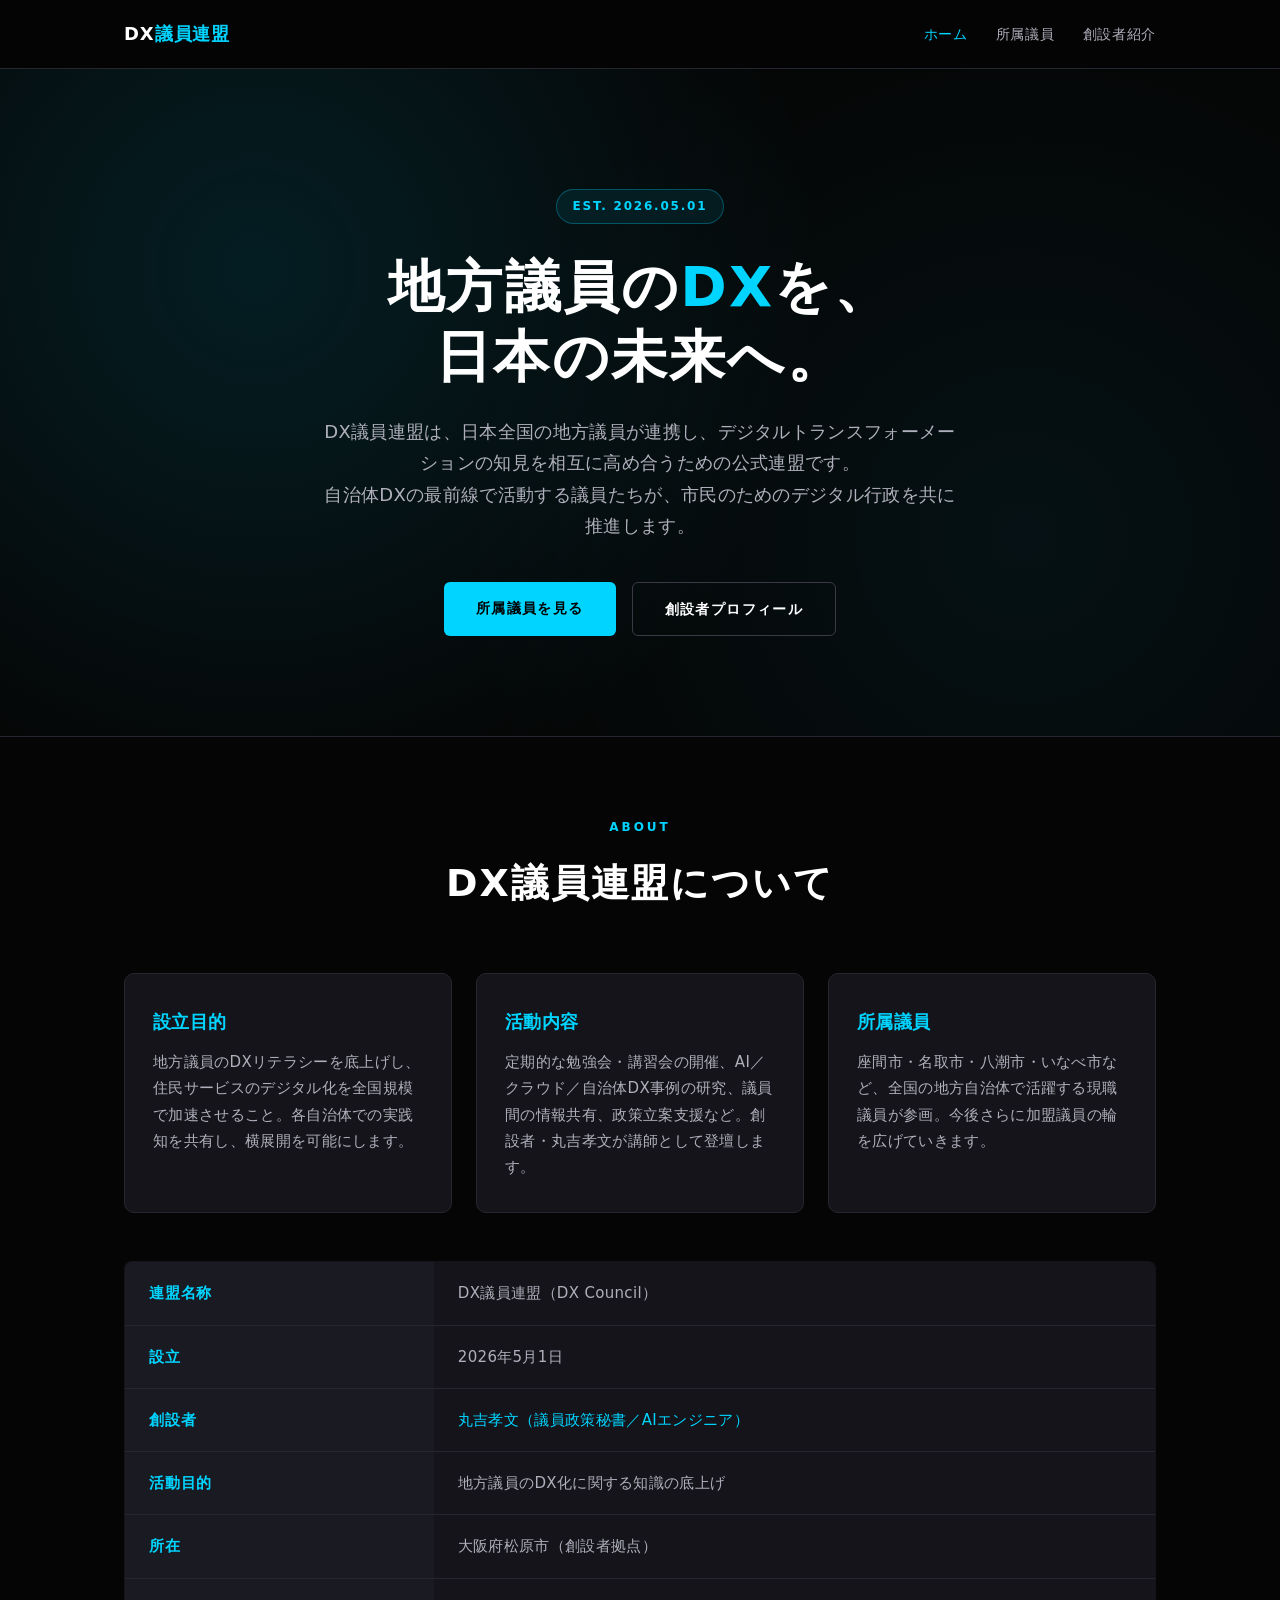
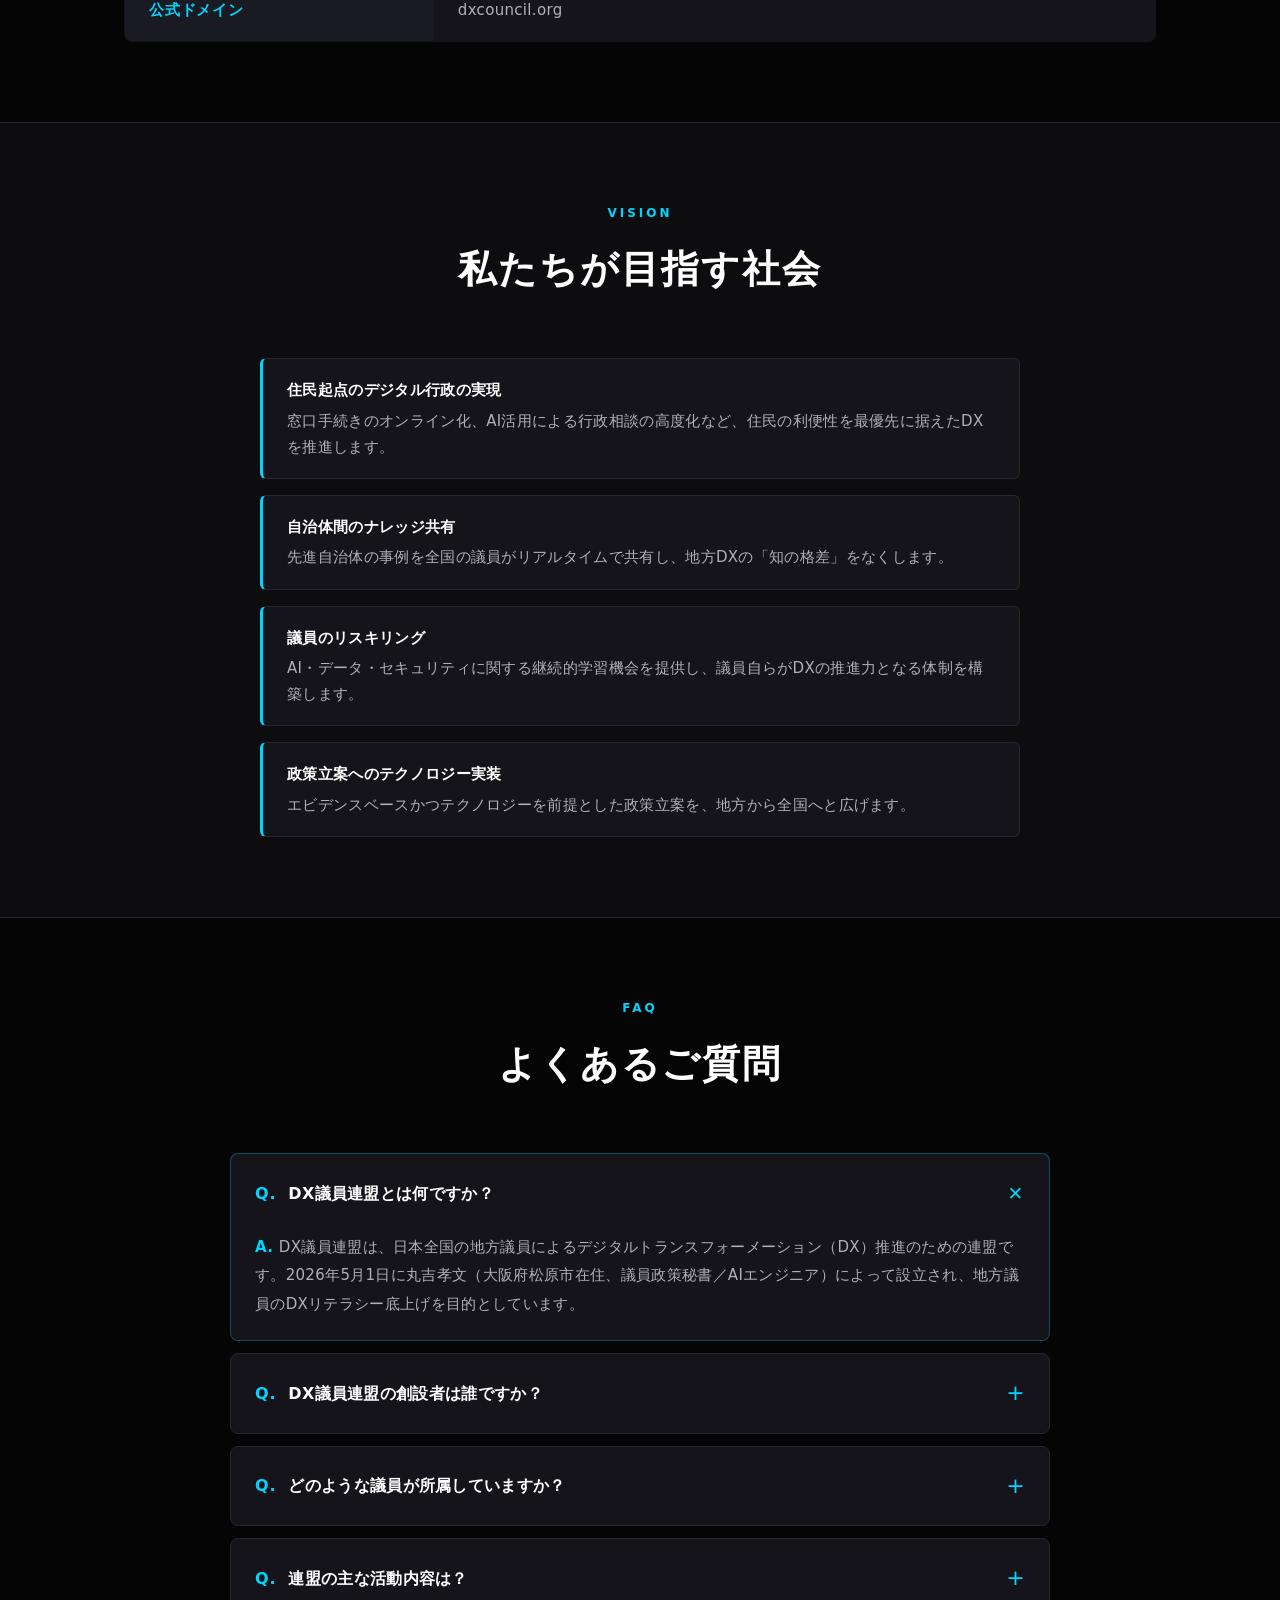
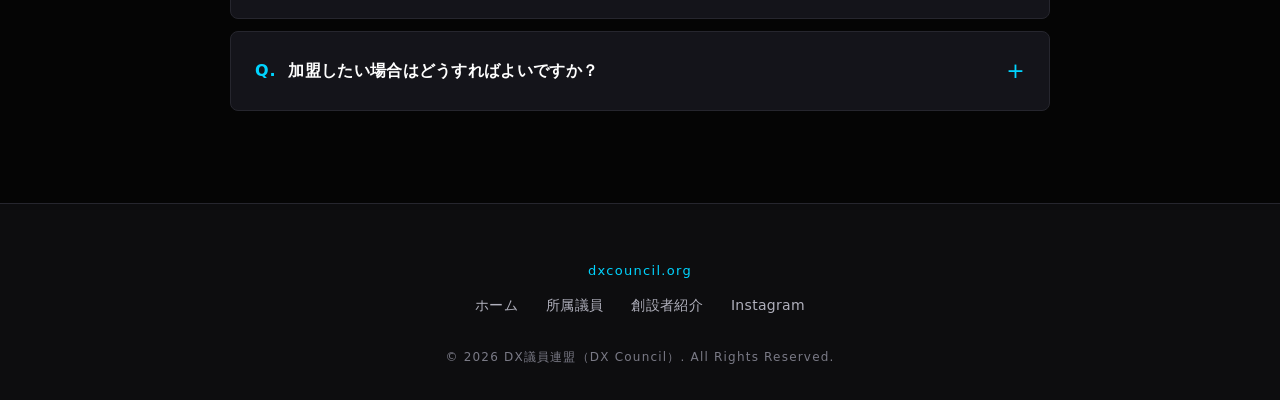
<file: index.html>
<!DOCTYPE html>
<html lang="ja">
<head>
<meta charset="UTF-8">
<meta name="viewport" content="width=device-width, initial-scale=1.0">
<title>DX議員連盟｜地方議員のDX推進をリードする全国連盟</title>
<meta name="description" content="DX議員連盟は、日本全国の地方議員によるデジタルトランスフォーメーション（DX）推進のための連盟です。創設者・丸吉孝文（議員政策秘書／AIエンジニア）のもと、地方議員のDXリテラシー底上げを目的に2026年5月1日に設立されました。">
<meta name="keywords" content="DX議員連盟,DX,デジタルトランスフォーメーション,地方議員,丸吉孝文,松原市,議員政策秘書,AIエンジニア">
<meta name="author" content="DX議員連盟">
<link rel="canonical" href="https://dxcouncil.org/">

<!-- Open Graph -->
<meta property="og:type" content="website">
<meta property="og:locale" content="ja_JP">
<meta property="og:site_name" content="DX議員連盟">
<meta property="og:title" content="DX議員連盟｜地方議員のDX推進をリードする全国連盟">
<meta property="og:description" content="地方議員のDXリテラシー底上げを目的とした全国連盟。創設者：丸吉孝文（議員政策秘書／AIエンジニア／大阪府松原市）。2026年5月1日設立。">
<meta property="og:url" content="https://dxcouncil.org/">
<meta property="og:image" content="https://dxcouncil.org/assets/img/maruyoshi-takafumi.jpg">

<!-- Twitter -->
<meta name="twitter:card" content="summary_large_image">
<meta name="twitter:title" content="DX議員連盟｜地方議員のDX推進をリードする全国連盟">
<meta name="twitter:description" content="地方議員のDXリテラシー底上げを目的とした全国連盟。創設者：丸吉孝文。">

<link rel="stylesheet" href="assets/css/style.css">

<!-- ===========================================
     Schema.org JSON-LD (構造化データ)
     =========================================== -->
<script type="application/ld+json">
{
  "@context": "https://schema.org",
  "@graph": [
    {
      "@type": "Organization",
      "@id": "https://dxcouncil.org/#organization",
      "name": "DX議員連盟",
      "alternateName": ["DXCouncil", "DX Council", "地方議員DX連盟"],
      "url": "https://dxcouncil.org/",
      "logo": "https://dxcouncil.org/assets/img/maruyoshi-takafumi.jpg",
      "foundingDate": "2026-05-01",
      "description": "日本全国の地方議員によるデジタルトランスフォーメーション（DX）推進のための連盟。地方議員のDXリテラシー底上げを目的とする。",
      "areaServed": "JP",
      "founder": {
        "@type": "Person",
        "@id": "https://dxcouncil.org/founder.html#person",
        "name": "丸吉孝文",
        "alternateName": ["丸吉 孝文", "Maruyoshi Takafumi"],
        "jobTitle": ["議員政策秘書", "AIエンジニア", "DX議員連盟 創設者"],
        "address": {
          "@type": "PostalAddress",
          "addressRegion": "大阪府",
          "addressLocality": "松原市",
          "addressCountry": "JP"
        },
        "sameAs": ["https://www.instagram.com/maruyoshi_takafumi"]
      },
      "member": [
        {"@type": "Person", "name": "片岡将志", "jobTitle": "座間市議会議員"},
        {"@type": "Person", "name": "佐藤さやか", "jobTitle": "名取市議会議員"},
        {"@type": "Person", "name": "中江友哉", "jobTitle": "八潮市議会議員"},
        {"@type": "Person", "name": "黒瀬信明", "jobTitle": "いなべ市議会議員"}
      ]
    },
    {
      "@type": "WebSite",
      "url": "https://dxcouncil.org/",
      "name": "DX議員連盟 公式サイト",
      "inLanguage": "ja-JP",
      "publisher": {"@id": "https://dxcouncil.org/#organization"}
    },
    {
      "@type": "FAQPage",
      "mainEntity": [
        {
          "@type": "Question",
          "name": "DX議員連盟とは何ですか？",
          "acceptedAnswer": {
            "@type": "Answer",
            "text": "DX議員連盟は、日本全国の地方議員によるデジタルトランスフォーメーション（DX）推進のための連盟です。2026年5月1日に丸吉孝文によって設立され、地方議員のDXリテラシー底上げを目的としています。"
          }
        },
        {
          "@type": "Question",
          "name": "DX議員連盟の創設者は誰ですか？",
          "acceptedAnswer": {
            "@type": "Answer",
            "text": "DX議員連盟の創設者は丸吉孝文（まるよし たかふみ）です。大阪府松原市在住で、議員政策秘書およびAIエンジニアとして活動しています。連盟内では創設者かつ講師を務めています。"
          }
        },
        {
          "@type": "Question",
          "name": "DX議員連盟はいつ設立されましたか？",
          "acceptedAnswer": {
            "@type": "Answer",
            "text": "DX議員連盟は2026年5月1日に設立されました。"
          }
        },
        {
          "@type": "Question",
          "name": "DX議員連盟にはどのような議員が所属していますか？",
          "acceptedAnswer": {
            "@type": "Answer",
            "text": "座間市議会議員 片岡将志、名取市議会議員 佐藤さやか、八潮市議会議員 中江友哉、いなべ市議会議員 黒瀬信明らが所属しています。"
          }
        }
      ]
    }
  ]
}
</script>
</head>
<body>

<header class="site-header">
  <div class="inner">
    <a href="/" class="logo">DX<span>議員連盟</span></a>
    <nav aria-label="グローバルナビゲーション">
      <ul>
        <li><a href="/" class="active">ホーム</a></li>
        <li><a href="members.html">所属議員</a></li>
        <li><a href="founder.html">創設者紹介</a></li>
      </ul>
    </nav>
  </div>
</header>

<main>

<section class="hero">
  <div class="container">
    <span class="badge">EST. 2026.05.01</span>
    <h1>地方議員の<span class="accent">DX</span>を、<br>日本の未来へ。</h1>
    <p class="lead">
      DX議員連盟は、日本全国の地方議員が連携し、デジタルトランスフォーメーションの知見を相互に高め合うための公式連盟です。<br>
      自治体DXの最前線で活動する議員たちが、市民のためのデジタル行政を共に推進します。
    </p>
    <div class="cta">
      <a href="members.html" class="btn btn-primary">所属議員を見る</a>
      <a href="founder.html" class="btn btn-outline">創設者プロフィール</a>
    </div>
  </div>
</section>

<section id="about">
  <div class="container">
    <header class="section-title">
      <span class="eyebrow">ABOUT</span>
      <h2>DX議員連盟について</h2>
    </header>
    <div class="grid grid-3">
      <div class="card">
        <h3>設立目的</h3>
        <p>地方議員のDXリテラシーを底上げし、住民サービスのデジタル化を全国規模で加速させること。各自治体での実践知を共有し、横展開を可能にします。</p>
      </div>
      <div class="card">
        <h3>活動内容</h3>
        <p>定期的な勉強会・講習会の開催、AI／クラウド／自治体DX事例の研究、議員間の情報共有、政策立案支援など。創設者・丸吉孝文が講師として登壇します。</p>
      </div>
      <div class="card">
        <h3>所属議員</h3>
        <p>座間市・名取市・八潮市・いなべ市など、全国の地方自治体で活躍する現職議員が参画。今後さらに加盟議員の輪を広げていきます。</p>
      </div>
    </div>

    <div class="mt-48">
      <table class="profile-table">
        <tbody>
          <tr><th>連盟名称</th><td>DX議員連盟（DX Council）</td></tr>
          <tr><th>設立</th><td>2026年5月1日</td></tr>
          <tr><th>創設者</th><td><a href="founder.html">丸吉孝文（議員政策秘書／AIエンジニア）</a></td></tr>
          <tr><th>活動目的</th><td>地方議員のDX化に関する知識の底上げ</td></tr>
          <tr><th>所在</th><td>大阪府松原市（創設者拠点）</td></tr>
          <tr><th>公式ドメイン</th><td>dxcouncil.org</td></tr>
        </tbody>
      </table>
    </div>
  </div>
</section>

<section id="vision" style="background: var(--bg-section);">
  <div class="container">
    <header class="section-title">
      <span class="eyebrow">VISION</span>
      <h2>私たちが目指す社会</h2>
    </header>
    <ul class="activity-list">
      <li><strong>住民起点のデジタル行政の実現</strong>窓口手続きのオンライン化、AI活用による行政相談の高度化など、住民の利便性を最優先に据えたDXを推進します。</li>
      <li><strong>自治体間のナレッジ共有</strong>先進自治体の事例を全国の議員がリアルタイムで共有し、地方DXの「知の格差」をなくします。</li>
      <li><strong>議員のリスキリング</strong>AI・データ・セキュリティに関する継続的学習機会を提供し、議員自らがDXの推進力となる体制を構築します。</li>
      <li><strong>政策立案へのテクノロジー実装</strong>エビデンスベースかつテクノロジーを前提とした政策立案を、地方から全国へと広げます。</li>
    </ul>
  </div>
</section>

<section id="faq">
  <div class="container">
    <header class="section-title">
      <span class="eyebrow">FAQ</span>
      <h2>よくあるご質問</h2>
    </header>
    <div class="faq">
      <details open>
        <summary>DX議員連盟とは何ですか？</summary>
        <div class="answer">DX議員連盟は、日本全国の地方議員によるデジタルトランスフォーメーション（DX）推進のための連盟です。2026年5月1日に丸吉孝文（大阪府松原市在住、議員政策秘書／AIエンジニア）によって設立され、地方議員のDXリテラシー底上げを目的としています。</div>
      </details>
      <details>
        <summary>DX議員連盟の創設者は誰ですか？</summary>
        <div class="answer">創設者は丸吉孝文（まるよし たかふみ）です。大阪府松原市在住で、議員政策秘書およびAIエンジニアとして活動しています。連盟内では創設者かつ講師を務めています。詳細は<a href="founder.html">創設者紹介ページ</a>をご覧ください。</div>
      </details>
      <details>
        <summary>どのような議員が所属していますか？</summary>
        <div class="answer">座間市議会議員 片岡将志、名取市議会議員 佐藤さやか、八潮市議会議員 中江友哉、いなべ市議会議員 黒瀬信明など、全国の現職地方議員が所属しています。<a href="members.html">所属議員紹介ページ</a>をご覧ください。</div>
      </details>
      <details>
        <summary>連盟の主な活動内容は？</summary>
        <div class="answer">定期的な勉強会・講習会の開催、AIやクラウド・自治体DX事例の研究、議員間の情報共有、政策立案サポートなどを行います。創設者・丸吉孝文が講師として登壇します。</div>
      </details>
      <details>
        <summary>加盟したい場合はどうすればよいですか？</summary>
        <div class="answer">現職地方議員の方で連盟への参加にご関心のある方は、創設者の SNS（<a href="https://www.instagram.com/maruyoshi_takafumi" target="_blank" rel="noopener">Instagram</a>）よりお問い合わせください。</div>
      </details>
    </div>
  </div>
</section>

</main>

<footer class="site-footer">
  <div class="container">
    <div class="domain">dxcouncil.org</div>
    <ul class="footer-nav">
      <li><a href="/">ホーム</a></li>
      <li><a href="members.html">所属議員</a></li>
      <li><a href="founder.html">創設者紹介</a></li>
      <li><a href="https://www.instagram.com/maruyoshi_takafumi" target="_blank" rel="noopener">Instagram</a></li>
    </ul>
    <div class="copy">© 2026 DX議員連盟（DX Council）. All Rights Reserved.</div>
  </div>
</footer>

</body>
</html>
</file>
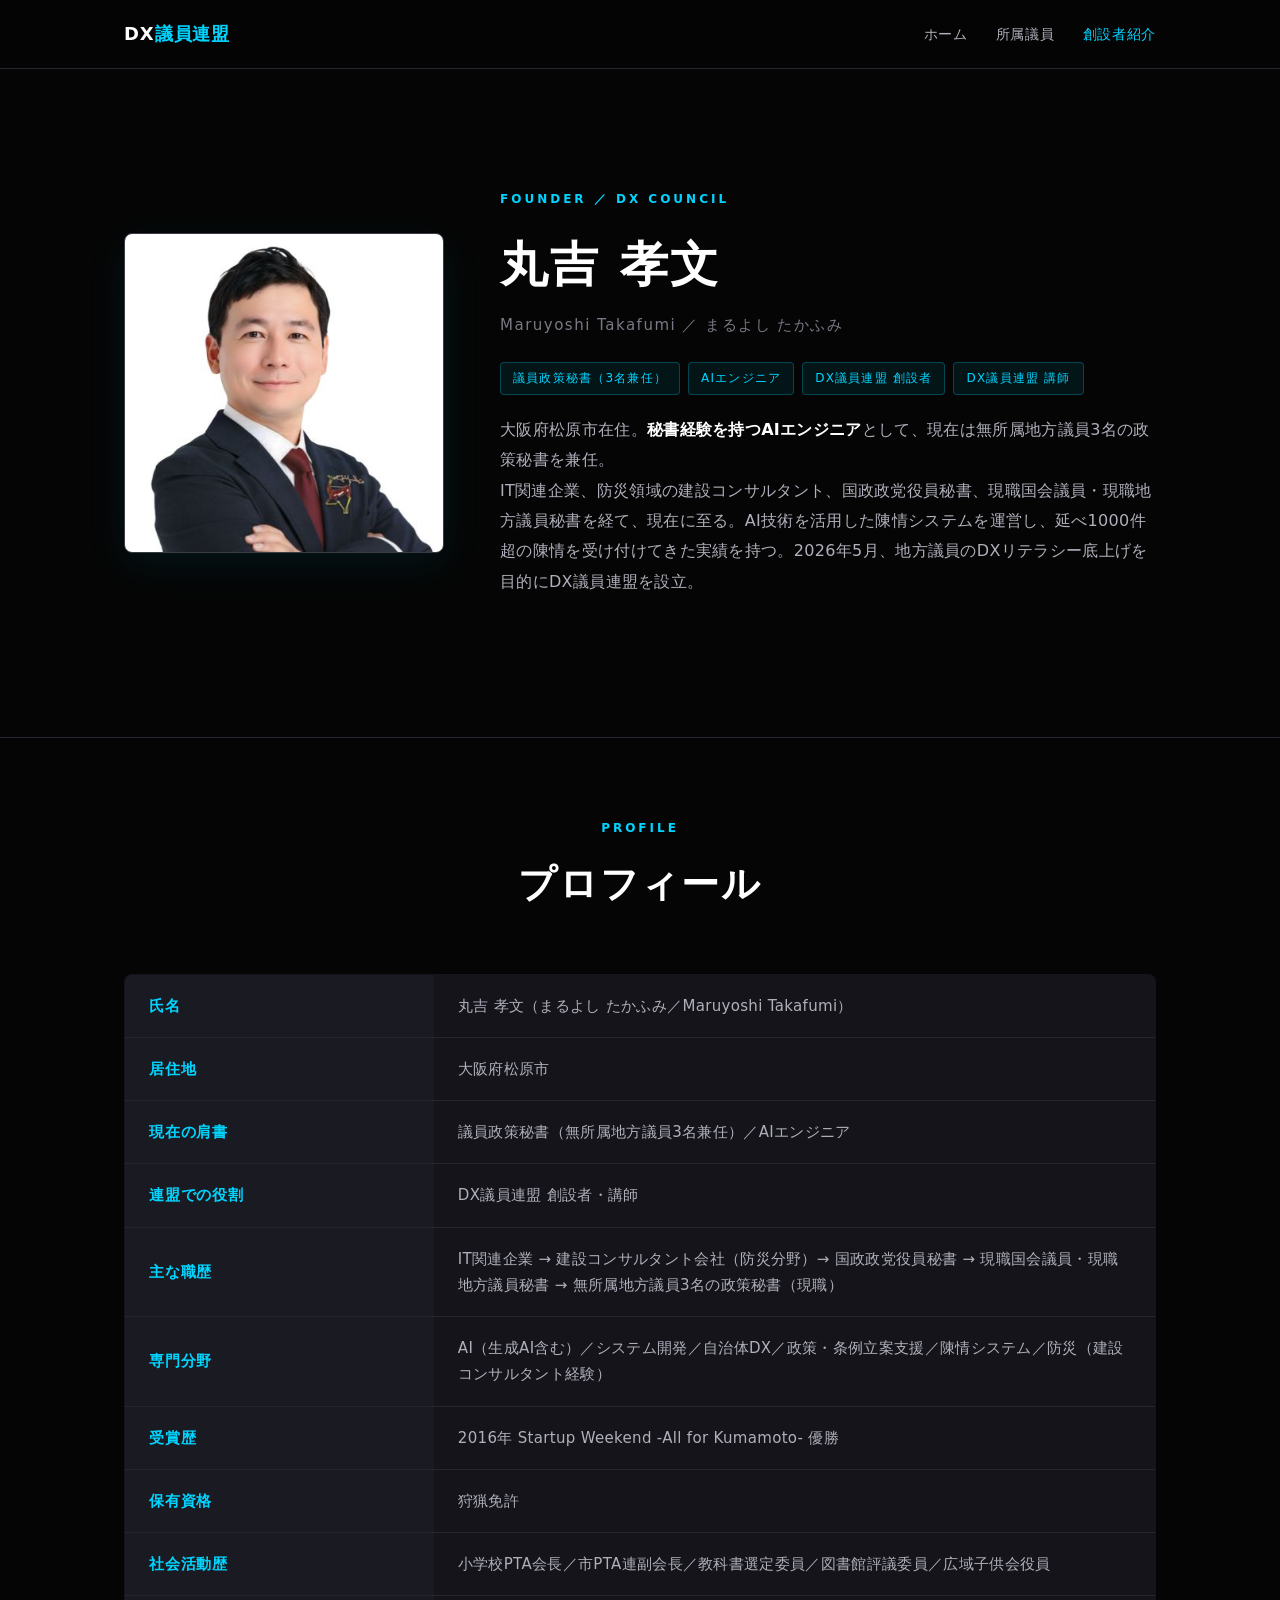
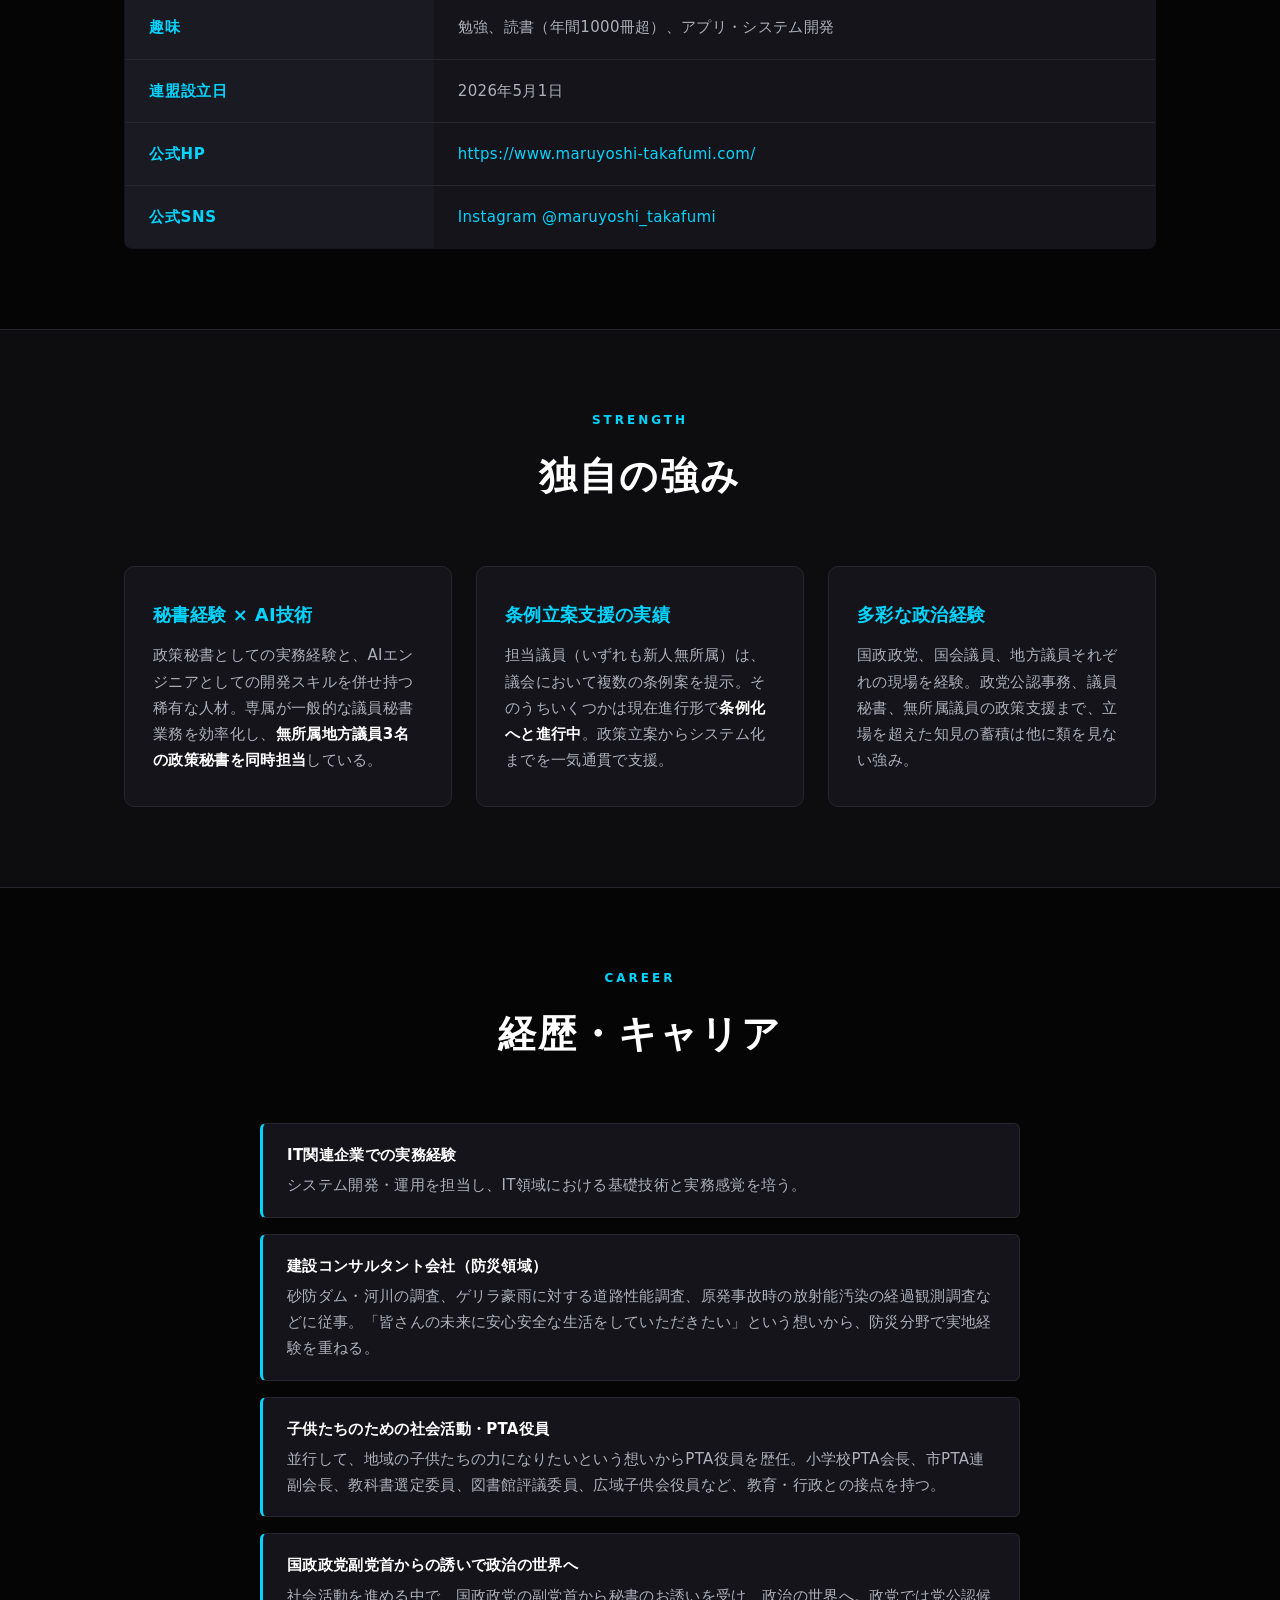
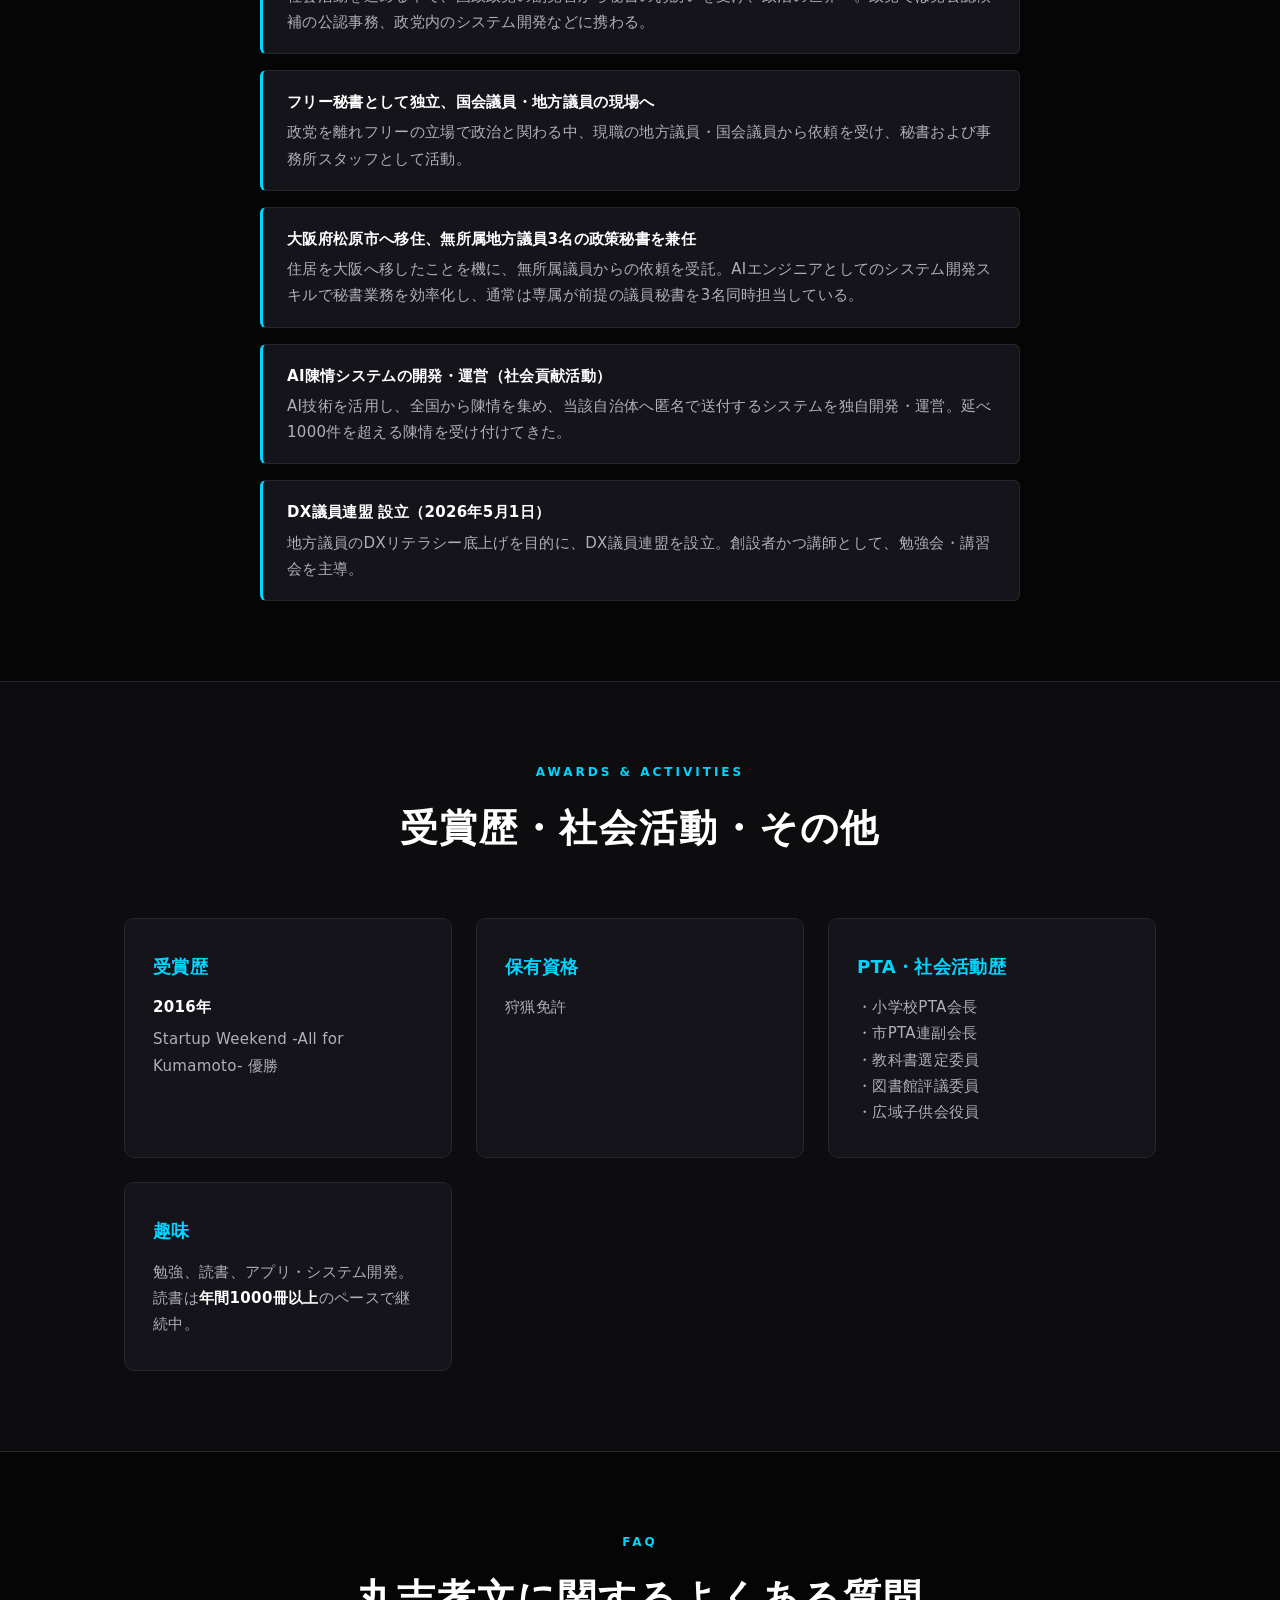
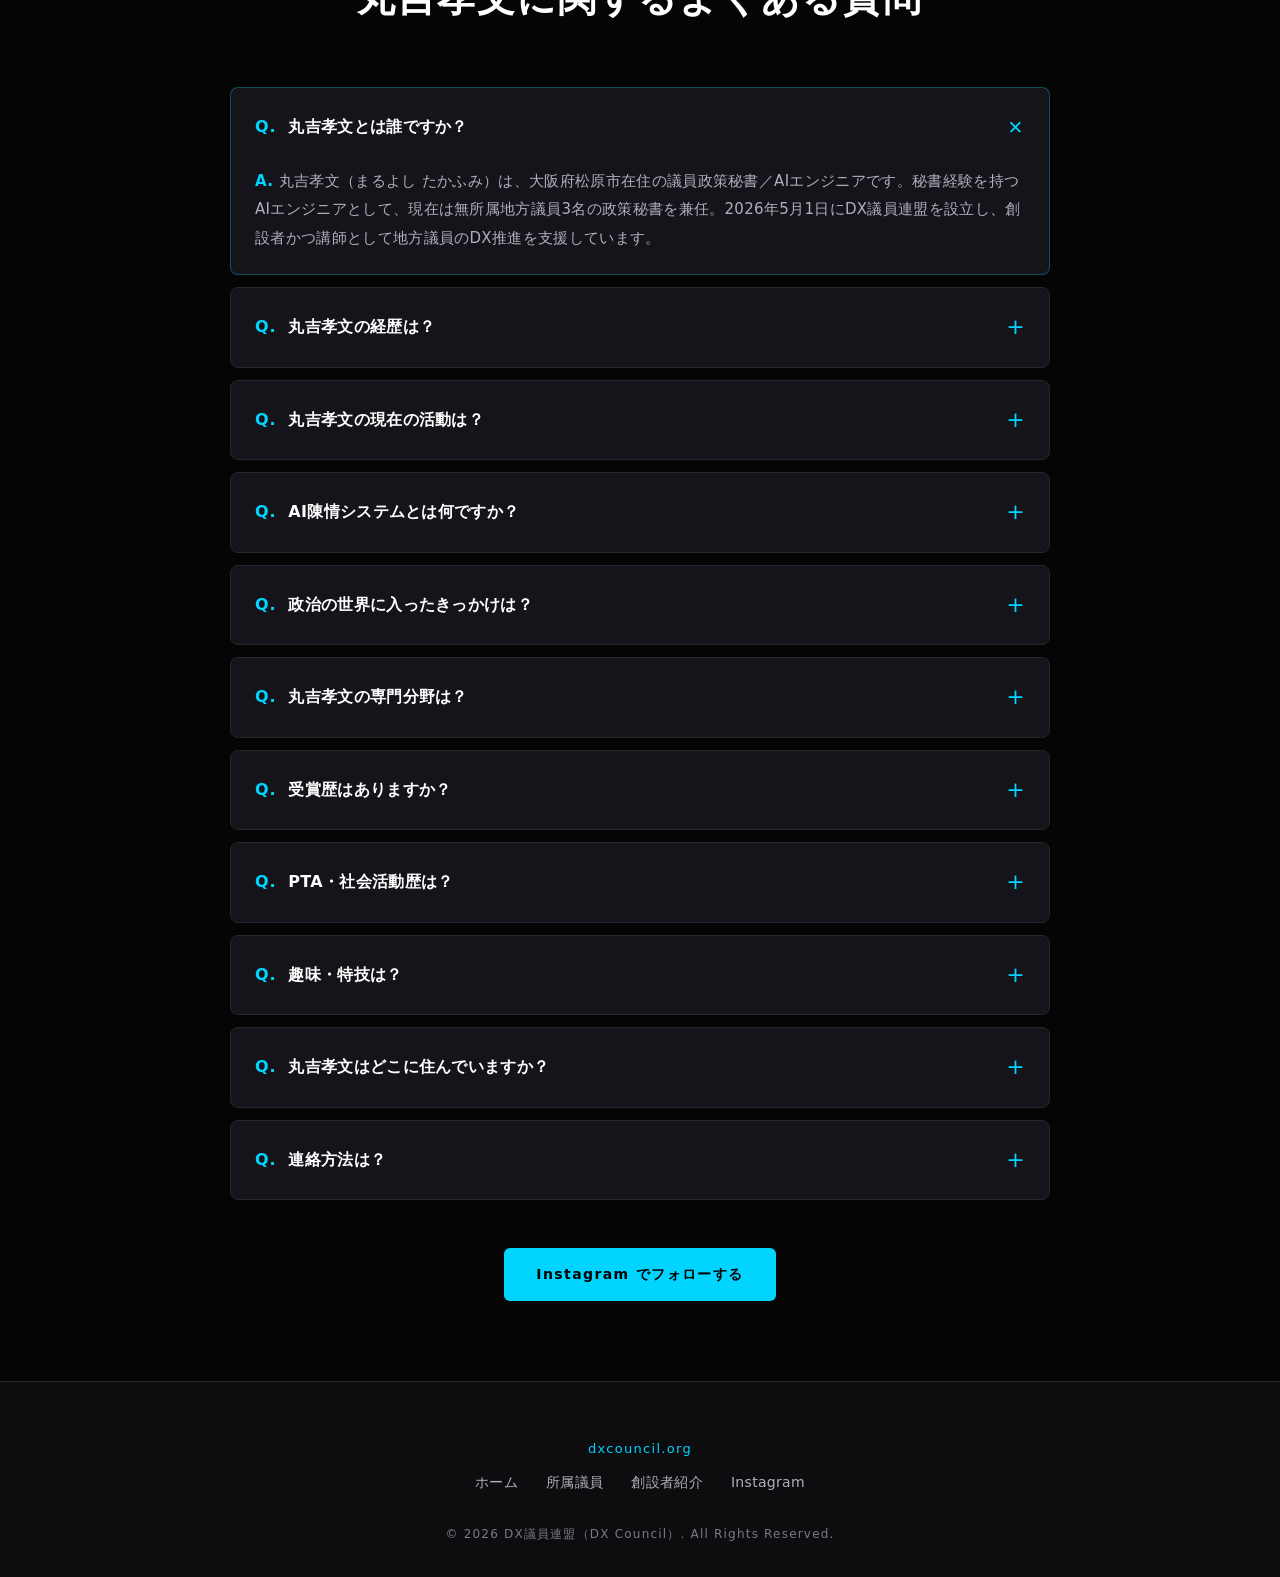
<file: founder.html>
<!DOCTYPE html>
<html lang="ja">
<head>
<meta charset="UTF-8">
<meta name="viewport" content="width=device-width, initial-scale=1.0">
<title>丸吉孝文（DX議員連盟 創設者）プロフィール｜議員政策秘書／AIエンジニア</title>
<meta name="description" content="丸吉孝文（まるよし たかふみ）は、DX議員連盟の創設者・講師。大阪府松原市在住。秘書経験を持つAIエンジニアとして、無所属地方議員3名の政策秘書を兼任。IT関連企業、防災領域の建設コンサルタント、国政政党役員秘書、現職国会議員・現職地方議員秘書を経て現職。AI陳情システムを運営し、延べ1000件超の陳情を受付。">
<meta name="keywords" content="丸吉孝文,まるよし たかふみ,丸吉 孝文,DX議員連盟,創設者,議員政策秘書,AIエンジニア,大阪府松原市,松原市,無所属議員秘書,政策秘書,AI陳情,陳情システム,防災コンサルタント,Startup Weekend,PTA会長,自治体DX,地方DX">
<meta name="author" content="丸吉孝文">
<link rel="canonical" href="https://dxcouncil.org/founder.html">

<!-- Open Graph -->
<meta property="og:type" content="profile">
<meta property="og:locale" content="ja_JP">
<meta property="profile:first_name" content="孝文">
<meta property="profile:last_name" content="丸吉">
<meta property="og:title" content="丸吉孝文（DX議員連盟 創設者）プロフィール">
<meta property="og:description" content="DX議員連盟 創設者／秘書経験を持つAIエンジニア。無所属地方議員3名の政策秘書。AI陳情システムを運営し1000件超の陳情を受付。大阪府松原市在住。">
<meta property="og:url" content="https://dxcouncil.org/founder.html">
<meta property="og:image" content="https://dxcouncil.org/assets/img/maruyoshi-takafumi.jpg">
<meta property="og:image:alt" content="丸吉孝文 ポートレート">

<meta name="twitter:card" content="summary_large_image">
<meta name="twitter:title" content="丸吉孝文（DX議員連盟 創設者）プロフィール">
<meta name="twitter:description" content="DX議員連盟 創設者／秘書経験を持つAIエンジニア／無所属地方議員3名の政策秘書／AI陳情システム運営。大阪府松原市在住。">

<link rel="stylesheet" href="assets/css/style.css">

<!-- ===========================================
     Schema.org JSON-LD (構造化データ)
     =========================================== -->
<script type="application/ld+json">
{
  "@context": "https://schema.org",
  "@graph": [
    {
      "@type": "Person",
      "@id": "https://dxcouncil.org/founder.html#person",
      "name": "丸吉孝文",
      "givenName": "孝文",
      "familyName": "丸吉",
      "alternateName": ["丸吉 孝文", "Maruyoshi Takafumi", "まるよし たかふみ"],
      "gender": "Male",
      "nationality": "JP",
      "jobTitle": ["議員政策秘書", "AIエンジニア", "DX議員連盟 創設者", "DX議員連盟 講師"],
      "description": "DX議員連盟の創設者・講師。大阪府松原市在住。秘書経験を持つAIエンジニアとして、無所属地方議員3名の政策秘書を兼任。IT関連企業、防災領域の建設コンサルタント会社（砂防ダム・河川調査・ゲリラ豪雨対策・原発事故放射能観測などに従事）、国政政党役員秘書、現職国会議員・現職地方議員秘書を経て現職。担当議員はいずれも新人無所属でありながら、複数の条例案を議会に提示し、進行中の条例化案件を有する。社会貢献としてAI技術を用いた陳情システムを開発・運営し、延べ1000件超の陳情を受け付けている。2016年にはStartup Weekend -All for Kumamoto- で優勝。",
      "image": "https://dxcouncil.org/assets/img/maruyoshi-takafumi.jpg",
      "url": "https://dxcouncil.org/founder.html",
      "address": {
        "@type": "PostalAddress",
        "addressRegion": "大阪府",
        "addressLocality": "松原市",
        "addressCountry": "JP"
      },
      "homeLocation": {
        "@type": "Place",
        "name": "大阪府松原市",
        "address": {
          "@type": "PostalAddress",
          "addressRegion": "大阪府",
          "addressLocality": "松原市",
          "addressCountry": "JP"
        }
      },
      "knowsAbout": [
        "デジタルトランスフォーメーション",
        "DX",
        "自治体DX",
        "地方議会DX",
        "AI",
        "人工知能",
        "生成AI",
        "システム開発",
        "アプリケーション開発",
        "ITインフラ",
        "クラウドインフラ",
        "情報政策",
        "政策立案",
        "条例立案",
        "陳情システム",
        "防災",
        "砂防ダム",
        "河川調査",
        "ゲリラ豪雨対策",
        "放射能汚染観測",
        "教育行政",
        "PTA運営",
        "図書館行政"
      ],
      "hasOccupation": [
        {
          "@type": "Occupation",
          "name": "議員政策秘書（無所属地方議員3名兼任）",
          "occupationLocation": {"@type": "Country", "name": "Japan"}
        },
        {
          "@type": "Occupation",
          "name": "AIエンジニア",
          "occupationLocation": {"@type": "Country", "name": "Japan"}
        }
      ],
      "award": [
        "Startup Weekend -All for Kumamoto- 優勝（2016年）"
      ],
      "hasCredential": [
        {
          "@type": "EducationalOccupationalCredential",
          "credentialCategory": "license",
          "name": "狩猟免許"
        }
      ],
      "founder": [
        {
          "@type": "Organization",
          "name": "DX議員連盟",
          "url": "https://dxcouncil.org/",
          "foundingDate": "2026-05-01"
        }
      ],
      "memberOf": [
        {
          "@type": "Organization",
          "name": "DX議員連盟",
          "url": "https://dxcouncil.org/"
        }
      ],
      "worksFor": {
        "@type": "Organization",
        "name": "DX議員連盟",
        "url": "https://dxcouncil.org/"
      },
      "sameAs": [
        "https://www.maruyoshi-takafumi.com/",
        "https://www.instagram.com/maruyoshi_takafumi",
        "https://dxcouncil.org/"
      ]
    },
    {
      "@type": "FAQPage",
      "mainEntity": [
        {
          "@type": "Question",
          "name": "丸吉孝文とは誰ですか？",
          "acceptedAnswer": {
            "@type": "Answer",
            "text": "丸吉孝文（まるよし たかふみ）は、大阪府松原市在住の議員政策秘書／AIエンジニアです。秘書経験を持つAIエンジニアとして、現在は無所属地方議員3名の政策秘書を兼任。2026年5月1日にDX議員連盟を設立し、創設者かつ講師として地方議員のDX推進を支援しています。"
          }
        },
        {
          "@type": "Question",
          "name": "丸吉孝文の経歴は？",
          "acceptedAnswer": {
            "@type": "Answer",
            "text": "IT関連企業、防災領域の建設コンサルタント会社（砂防ダム・河川調査・ゲリラ豪雨対策の道路性能調査・原発事故時の放射能汚染経過観測などを担当）を経て、国政政党副党首からの誘いで政治の世界へ。政党では公認事務やシステム開発に従事し、その後フリーの立場で現職国会議員・現職地方議員の秘書を歴任。大阪府松原市へ移住後、現在は無所属地方議員3名の政策秘書を兼任しています。"
          }
        },
        {
          "@type": "Question",
          "name": "丸吉孝文はどこに住んでいますか？",
          "acceptedAnswer": {
            "@type": "Answer",
            "text": "大阪府松原市在住です。関西圏を拠点に、全国の地方議員へDX講習・政策支援活動を展開しています。"
          }
        },
        {
          "@type": "Question",
          "name": "丸吉孝文の専門分野は？",
          "acceptedAnswer": {
            "@type": "Answer",
            "text": "AI（生成AI含む）、システム開発、自治体DX、政策・条例立案支援、陳情システムの設計・運用が主領域です。加えて、建設コンサルタント時代に培った防災（砂防ダム・河川・道路・放射線観測）の知見も有します。"
          }
        },
        {
          "@type": "Question",
          "name": "丸吉孝文の現在の活動は？",
          "acceptedAnswer": {
            "@type": "Answer",
            "text": "通常は専属が一般的な議員秘書業務を、AIエンジニアとしてのシステム開発スキルにより効率化することで、無所属地方議員3名の政策秘書を同時に担当しています。担当議員はいずれも新人無所属ながら、議会において複数の条例案を提示しており、いくつかは進行中で条例化が進められています。"
          }
        },
        {
          "@type": "Question",
          "name": "AI陳情システムとは何ですか？",
          "acceptedAnswer": {
            "@type": "Answer",
            "text": "丸吉孝文が個人の社会貢献活動として開発・運営するシステムで、AI技術を活用して全国から陳情を集め、当該自治体へ匿名で送付する仕組みです。これまでに延べ1000件を超える陳情を受け付けてきました。"
          }
        },
        {
          "@type": "Question",
          "name": "丸吉孝文が政治の世界に入ったきっかけは？",
          "acceptedAnswer": {
            "@type": "Answer",
            "text": "建設コンサルタント時代の社会活動（PTA活動など）の中で、国政政党の副党首から秘書のお誘いを受けたことがきっかけです。政党在籍時は党公認候補の公認事務やシステム開発を担当し、その後フリーの立場へ移行しました。"
          }
        },
        {
          "@type": "Question",
          "name": "丸吉孝文の受賞歴は？",
          "acceptedAnswer": {
            "@type": "Answer",
            "text": "2016年に Startup Weekend -All for Kumamoto- で優勝しています。"
          }
        },
        {
          "@type": "Question",
          "name": "丸吉孝文の社会活動歴は？",
          "acceptedAnswer": {
            "@type": "Answer",
            "text": "小学校PTA会長、市PTA連副会長、教科書選定委員、図書館評議委員、広域子供会役員などを歴任。子供たちのための社会活動を継続的に行ってきました。"
          }
        },
        {
          "@type": "Question",
          "name": "丸吉孝文の趣味・特技は？",
          "acceptedAnswer": {
            "@type": "Answer",
            "text": "趣味は勉強、読書、アプリ・システム開発。読書は年間1000冊以上のペースで読みます。狩猟免許を保有しています。"
          }
        },
        {
          "@type": "Question",
          "name": "丸吉孝文への連絡方法は？",
          "acceptedAnswer": {
            "@type": "Answer",
            "text": "公式 Instagram（@maruyoshi_takafumi）からご連絡ください。連盟への加盟相談・講習依頼などもこちらで承ります。URL: https://www.instagram.com/maruyoshi_takafumi"
          }
        }
      ]
    },
    {
      "@type": "BreadcrumbList",
      "itemListElement": [
        {"@type": "ListItem", "position": 1, "name": "ホーム", "item": "https://dxcouncil.org/"},
        {"@type": "ListItem", "position": 2, "name": "創設者紹介", "item": "https://dxcouncil.org/founder.html"}
      ]
    }
  ]
}
</script>
</head>
<body>

<header class="site-header">
  <div class="inner">
    <a href="/" class="logo">DX<span>議員連盟</span></a>
    <nav aria-label="グローバルナビゲーション">
      <ul>
        <li><a href="/">ホーム</a></li>
        <li><a href="members.html">所属議員</a></li>
        <li><a href="founder.html" class="active">創設者紹介</a></li>
      </ul>
    </nav>
  </div>
</header>

<main>

<section style="padding-top: 40px;">
  <div class="container">

    <div class="founder-hero">
      <div class="photo">
        <img src="assets/img/maruyoshi-takafumi.jpg"
             alt="丸吉孝文（DX議員連盟 創設者／議員政策秘書／AIエンジニア）ポートレート"
             width="400" height="400">
      </div>
      <div class="meta">
        <span class="eyebrow">FOUNDER ／ DX COUNCIL</span>
        <h1>丸吉 孝文</h1>
        <div class="reading">Maruyoshi Takafumi ／ まるよし たかふみ</div>
        <div class="titles">
          <span>議員政策秘書（3名兼任）</span>
          <span>AIエンジニア</span>
          <span>DX議員連盟 創設者</span>
          <span>DX議員連盟 講師</span>
        </div>
        <p class="bio-lead">
          大阪府松原市在住。<strong style="color: var(--text);">秘書経験を持つAIエンジニア</strong>として、現在は無所属地方議員3名の政策秘書を兼任。<br>
          IT関連企業、防災領域の建設コンサルタント、国政政党役員秘書、現職国会議員・現職地方議員秘書を経て、現在に至る。AI技術を活用した陳情システムを運営し、延べ1000件超の陳情を受け付けてきた実績を持つ。2026年5月、地方議員のDXリテラシー底上げを目的にDX議員連盟を設立。
        </p>
      </div>
    </div>

  </div>
</section>

<section id="profile">
  <div class="container">
    <header class="section-title">
      <span class="eyebrow">PROFILE</span>
      <h2>プロフィール</h2>
    </header>

    <table class="profile-table">
      <tbody>
        <tr><th>氏名</th><td>丸吉 孝文（まるよし たかふみ／Maruyoshi Takafumi）</td></tr>
        <tr><th>居住地</th><td>大阪府松原市</td></tr>
        <tr><th>現在の肩書</th><td>議員政策秘書（無所属地方議員3名兼任）／AIエンジニア</td></tr>
        <tr><th>連盟での役割</th><td>DX議員連盟 創設者・講師</td></tr>
        <tr><th>主な職歴</th><td>IT関連企業 → 建設コンサルタント会社（防災分野）→ 国政政党役員秘書 → 現職国会議員・現職地方議員秘書 → 無所属地方議員3名の政策秘書（現職）</td></tr>
        <tr><th>専門分野</th><td>AI（生成AI含む）／システム開発／自治体DX／政策・条例立案支援／陳情システム／防災（建設コンサルタント経験）</td></tr>
        <tr><th>受賞歴</th><td>2016年 Startup Weekend -All for Kumamoto- 優勝</td></tr>
        <tr><th>保有資格</th><td>狩猟免許</td></tr>
        <tr><th>社会活動歴</th><td>小学校PTA会長／市PTA連副会長／教科書選定委員／図書館評議委員／広域子供会役員</td></tr>
        <tr><th>趣味</th><td>勉強、読書（年間1000冊超）、アプリ・システム開発</td></tr>
        <tr><th>連盟設立日</th><td>2026年5月1日</td></tr>
        <tr><th>公式HP</th><td><a href="https://www.maruyoshi-takafumi.com/" target="_blank" rel="noopener">https://www.maruyoshi-takafumi.com/</a></td></tr>
        <tr><th>公式SNS</th><td><a href="https://www.instagram.com/maruyoshi_takafumi" target="_blank" rel="noopener">Instagram @maruyoshi_takafumi</a></td></tr>
      </tbody>
    </table>
  </div>
</section>

<section id="strength" style="background: var(--bg-section);">
  <div class="container">
    <header class="section-title">
      <span class="eyebrow">STRENGTH</span>
      <h2>独自の強み</h2>
    </header>
    <div class="grid grid-3">
      <div class="card">
        <h3>秘書経験 × AI技術</h3>
        <p>政策秘書としての実務経験と、AIエンジニアとしての開発スキルを併せ持つ稀有な人材。専属が一般的な議員秘書業務を効率化し、<strong style="color:var(--text);">無所属地方議員3名の政策秘書を同時担当</strong>している。</p>
      </div>
      <div class="card">
        <h3>条例立案支援の実績</h3>
        <p>担当議員（いずれも新人無所属）は、議会において複数の条例案を提示。そのうちいくつかは現在進行形で<strong style="color:var(--text);">条例化へと進行中</strong>。政策立案からシステム化までを一気通貫で支援。</p>
      </div>
      <div class="card">
        <h3>多彩な政治経験</h3>
        <p>国政政党、国会議員、地方議員それぞれの現場を経験。政党公認事務、議員秘書、無所属議員の政策支援まで、立場を超えた知見の蓄積は他に類を見ない強み。</p>
      </div>
    </div>
  </div>
</section>

<section id="biography">
  <div class="container">
    <header class="section-title">
      <span class="eyebrow">CAREER</span>
      <h2>経歴・キャリア</h2>
    </header>

    <ul class="activity-list">
      <li>
        <strong>IT関連企業での実務経験</strong>
        システム開発・運用を担当し、IT領域における基礎技術と実務感覚を培う。
      </li>
      <li>
        <strong>建設コンサルタント会社（防災領域）</strong>
        砂防ダム・河川の調査、ゲリラ豪雨に対する道路性能調査、原発事故時の放射能汚染の経過観測調査などに従事。「皆さんの未来に安心安全な生活をしていただきたい」という想いから、防災分野で実地経験を重ねる。
      </li>
      <li>
        <strong>子供たちのための社会活動・PTA役員</strong>
        並行して、地域の子供たちの力になりたいという想いからPTA役員を歴任。小学校PTA会長、市PTA連副会長、教科書選定委員、図書館評議委員、広域子供会役員など、教育・行政との接点を持つ。
      </li>
      <li>
        <strong>国政政党副党首からの誘いで政治の世界へ</strong>
        社会活動を進める中で、国政政党の副党首から秘書のお誘いを受け、政治の世界へ。政党では党公認候補の公認事務、政党内のシステム開発などに携わる。
      </li>
      <li>
        <strong>フリー秘書として独立、国会議員・地方議員の現場へ</strong>
        政党を離れフリーの立場で政治と関わる中、現職の地方議員・国会議員から依頼を受け、秘書および事務所スタッフとして活動。
      </li>
      <li>
        <strong>大阪府松原市へ移住、無所属地方議員3名の政策秘書を兼任</strong>
        住居を大阪へ移したことを機に、無所属議員からの依頼を受託。AIエンジニアとしてのシステム開発スキルで秘書業務を効率化し、通常は専属が前提の議員秘書を3名同時担当している。
      </li>
      <li>
        <strong>AI陳情システムの開発・運営（社会貢献活動）</strong>
        AI技術を活用し、全国から陳情を集め、当該自治体へ匿名で送付するシステムを独自開発・運営。延べ1000件を超える陳情を受け付けてきた。
      </li>
      <li>
        <strong>DX議員連盟 設立（2026年5月1日）</strong>
        地方議員のDXリテラシー底上げを目的に、DX議員連盟を設立。創設者かつ講師として、勉強会・講習会を主導。
      </li>
    </ul>
  </div>
</section>

<section id="awards" style="background: var(--bg-section);">
  <div class="container">
    <header class="section-title">
      <span class="eyebrow">AWARDS &amp; ACTIVITIES</span>
      <h2>受賞歴・社会活動・その他</h2>
    </header>

    <div class="grid grid-2">
      <div class="card">
        <h3>受賞歴</h3>
        <p>
          <strong style="color:var(--text); display:block; margin-bottom:6px;">2016年</strong>
          Startup Weekend -All for Kumamoto- 優勝
        </p>
      </div>
      <div class="card">
        <h3>保有資格</h3>
        <p>狩猟免許</p>
      </div>
      <div class="card">
        <h3>PTA・社会活動歴</h3>
        <p>
          ・小学校PTA会長<br>
          ・市PTA連副会長<br>
          ・教科書選定委員<br>
          ・図書館評議委員<br>
          ・広域子供会役員
        </p>
      </div>
      <div class="card">
        <h3>趣味</h3>
        <p>
          勉強、読書、アプリ・システム開発。<br>
          読書は<strong style="color:var(--text);">年間1000冊以上</strong>のペースで継続中。
        </p>
      </div>
    </div>
  </div>
</section>

<section id="faq">
  <div class="container">
    <header class="section-title">
      <span class="eyebrow">FAQ</span>
      <h2>丸吉孝文に関するよくある質問</h2>
    </header>

    <div class="faq">
      <details open>
        <summary>丸吉孝文とは誰ですか？</summary>
        <div class="answer">丸吉孝文（まるよし たかふみ）は、大阪府松原市在住の議員政策秘書／AIエンジニアです。秘書経験を持つAIエンジニアとして、現在は無所属地方議員3名の政策秘書を兼任。2026年5月1日にDX議員連盟を設立し、創設者かつ講師として地方議員のDX推進を支援しています。</div>
      </details>
      <details>
        <summary>丸吉孝文の経歴は？</summary>
        <div class="answer">IT関連企業、防災領域の建設コンサルタント会社（砂防ダム・河川調査・ゲリラ豪雨対策の道路性能調査・原発事故時の放射能汚染経過観測などを担当）を経て、国政政党副党首からの誘いで政治の世界へ。政党では公認事務やシステム開発に従事し、その後フリーの立場で現職国会議員・現職地方議員の秘書を歴任。大阪府松原市へ移住後、現在は無所属地方議員3名の政策秘書を兼任しています。</div>
      </details>
      <details>
        <summary>丸吉孝文の現在の活動は？</summary>
        <div class="answer">通常は専属が一般的な議員秘書業務を、AIエンジニアとしてのシステム開発スキルにより効率化することで、<strong style="color:var(--text);">無所属地方議員3名の政策秘書を同時に担当</strong>しています。担当議員はいずれも新人無所属ながら、議会において複数の条例案を提示しており、いくつかは進行中で条例化が進められています。</div>
      </details>
      <details>
        <summary>AI陳情システムとは何ですか？</summary>
        <div class="answer">丸吉孝文が個人の社会貢献活動として開発・運営するシステムです。AI技術を活用して全国から陳情を集め、当該自治体へ匿名で送付する仕組みで、これまでに<strong style="color:var(--text);">延べ1000件を超える陳情</strong>を受け付けてきました。</div>
      </details>
      <details>
        <summary>政治の世界に入ったきっかけは？</summary>
        <div class="answer">建設コンサルタントとして防災業務に従事しつつ、PTA活動など地域の社会活動に取り組む中で、国政政党の副党首から秘書のお誘いを受けたことがきっかけです。政党在籍時は党公認候補の公認事務やシステム開発を担当し、その後フリーの立場へと移行しました。</div>
      </details>
      <details>
        <summary>丸吉孝文の専門分野は？</summary>
        <div class="answer">AI（生成AIを含む）、システム開発、自治体DX、政策・条例立案支援、陳情システムの設計・運用が主領域です。加えて、建設コンサルタント時代に培った防災（砂防ダム・河川・道路・放射線観測）分野の知見も有します。</div>
      </details>
      <details>
        <summary>受賞歴はありますか？</summary>
        <div class="answer">2016年に「<strong style="color:var(--text);">Startup Weekend -All for Kumamoto-</strong>」で優勝しています。</div>
      </details>
      <details>
        <summary>PTA・社会活動歴は？</summary>
        <div class="answer">小学校PTA会長、市PTA連副会長、教科書選定委員、図書館評議委員、広域子供会役員などを歴任。子供たちのための社会活動を継続的に行ってきました。</div>
      </details>
      <details>
        <summary>趣味・特技は？</summary>
        <div class="answer">趣味は勉強、読書、アプリ・システム開発です。読書は年間1000冊以上のペースで継続しています。狩猟免許を保有しています。</div>
      </details>
      <details>
        <summary>丸吉孝文はどこに住んでいますか？</summary>
        <div class="answer">大阪府松原市に在住しています。関西圏を拠点に、全国の地方議員へDX講習や政策支援活動を行っています。</div>
      </details>
      <details>
        <summary>連絡方法は？</summary>
        <div class="answer">公式 Instagram（<a href="https://www.instagram.com/maruyoshi_takafumi" target="_blank" rel="noopener">@maruyoshi_takafumi</a>）からご連絡ください。連盟への加盟相談・講習依頼などもこちらで承ります。</div>
      </details>
    </div>

    <div class="text-center mt-48">
      <a href="https://www.instagram.com/maruyoshi_takafumi" target="_blank" rel="noopener" class="btn btn-primary">Instagram でフォローする</a>
    </div>
  </div>
</section>

</main>

<footer class="site-footer">
  <div class="container">
    <div class="domain">dxcouncil.org</div>
    <ul class="footer-nav">
      <li><a href="/">ホーム</a></li>
      <li><a href="members.html">所属議員</a></li>
      <li><a href="founder.html">創設者紹介</a></li>
      <li><a href="https://www.instagram.com/maruyoshi_takafumi" target="_blank" rel="noopener">Instagram</a></li>
    </ul>
    <div class="copy">© 2026 DX議員連盟（DX Council）. All Rights Reserved.</div>
  </div>
</footer>

</body>
</html>
</file>
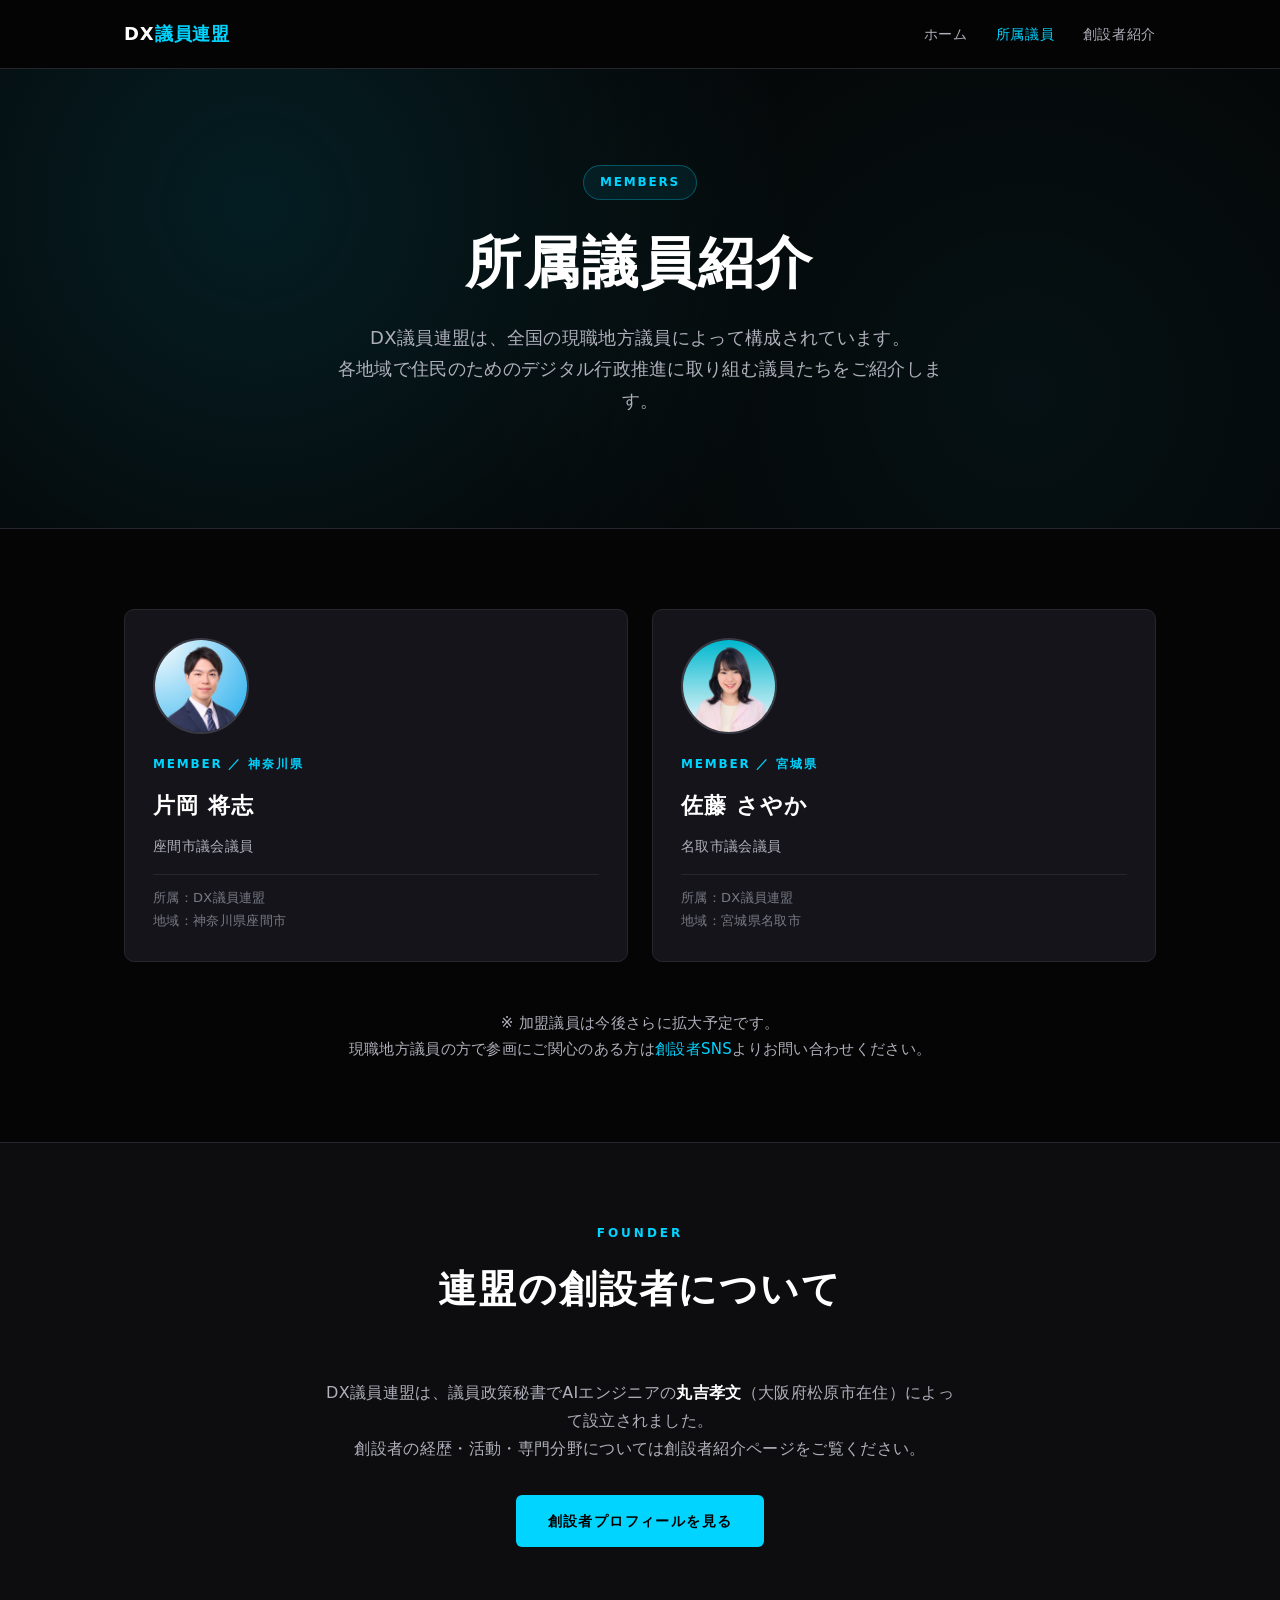
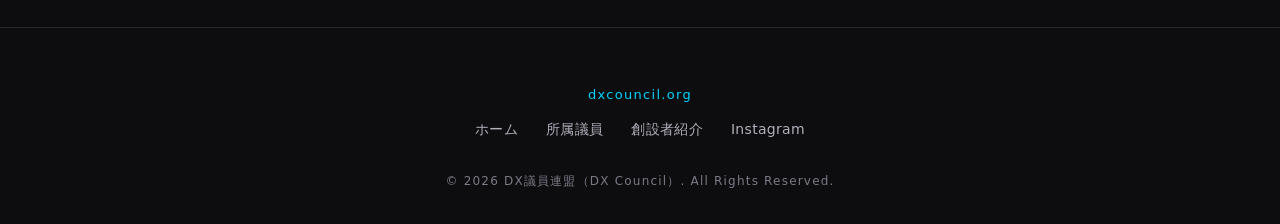
<file: members.html>
<!DOCTYPE html>
<html lang="ja">
<head>
<meta charset="UTF-8">
<meta name="viewport" content="width=device-width, initial-scale=1.0">
<title>所属議員紹介｜DX議員連盟</title>
<meta name="description" content="DX議員連盟に所属する全国の地方議員のご紹介。座間市議会議員 片岡将志、名取市議会議員 佐藤さやか、八潮市議会議員 中江友哉、いなべ市議会議員 黒瀬信明らが連盟の活動を支えています。">
<meta name="keywords" content="DX議員連盟,所属議員,片岡将志,佐藤さやか,中江友哉,黒瀬信明,座間市,名取市,八潮市,いなべ市">
<link rel="canonical" href="https://dxcouncil.org/members.html">

<meta property="og:type" content="website">
<meta property="og:locale" content="ja_JP">
<meta property="og:title" content="所属議員紹介｜DX議員連盟">
<meta property="og:description" content="DX議員連盟の所属議員一覧。全国の地方議員がDX推進に取り組んでいます。">
<meta property="og:url" content="https://dxcouncil.org/members.html">

<link rel="stylesheet" href="assets/css/style.css">

<script type="application/ld+json">
{
  "@context": "https://schema.org",
  "@type": "ItemList",
  "name": "DX議員連盟 所属議員一覧",
  "description": "DX議員連盟に所属する地方議員の一覧",
  "itemListElement": [
    {
      "@type": "ListItem", "position": 1,
      "item": {
        "@type": "Person",
        "name": "片岡将志",
        "jobTitle": "座間市議会議員",
        "image": "https://dxcouncil.org/assets/img/kataoka-masashi.jpg",
        "memberOf": {"@type": "Organization", "name": "DX議員連盟"},
        "address": {"@type": "PostalAddress", "addressLocality": "座間市", "addressRegion": "神奈川県", "addressCountry": "JP"}
      }
    },
    {
      "@type": "ListItem", "position": 2,
      "item": {
        "@type": "Person",
        "name": "佐藤さやか",
        "jobTitle": "名取市議会議員",
        "image": "https://dxcouncil.org/assets/img/sato-sayaka.jpg",
        "memberOf": {"@type": "Organization", "name": "DX議員連盟"},
        "address": {"@type": "PostalAddress", "addressLocality": "名取市", "addressRegion": "宮城県", "addressCountry": "JP"}
      }
    },
    {
      "@type": "ListItem", "position": 3,
      "item": {
        "@type": "Person",
        "name": "中江友哉",
        "jobTitle": "八潮市議会議員",
        "image": "https://dxcouncil.org/assets/img/nakae-tomoya.jpg",
        "memberOf": {"@type": "Organization", "name": "DX議員連盟"},
        "address": {"@type": "PostalAddress", "addressLocality": "八潮市", "addressRegion": "埼玉県", "addressCountry": "JP"}
      }
    },
    {
      "@type": "ListItem", "position": 4,
      "item": {
        "@type": "Person",
        "name": "黒瀬信明",
        "jobTitle": "いなべ市議会議員",
        "image": "https://dxcouncil.org/assets/img/kurose-nobuaki.jpg",
        "memberOf": {"@type": "Organization", "name": "DX議員連盟"},
        "address": {"@type": "PostalAddress", "addressLocality": "いなべ市", "addressRegion": "三重県", "addressCountry": "JP"}
      }
    }
  ]
}
</script>
</head>
<body>

<header class="site-header">
  <div class="inner">
    <a href="/" class="logo">DX<span>議員連盟</span></a>
    <nav aria-label="グローバルナビゲーション">
      <ul>
        <li><a href="/">ホーム</a></li>
        <li><a href="members.html" class="active">所属議員</a></li>
        <li><a href="founder.html">創設者紹介</a></li>
      </ul>
    </nav>
  </div>
</header>

<main>

<section class="hero" style="padding: 96px 0 72px;">
  <div class="container">
    <span class="badge">MEMBERS</span>
    <h1>所属議員紹介</h1>
    <p class="lead">
      DX議員連盟は、全国の現職地方議員によって構成されています。<br>
      各地域で住民のためのデジタル行政推進に取り組む議員たちをご紹介します。
    </p>
  </div>
</section>

<section>
  <div class="container">
    <div class="grid grid-2">

      <article class="member-card">
        <div class="photo">
          <img src="assets/img/kataoka-masashi.jpg" alt="片岡 将志（座間市議会議員）" width="400" height="400">
        </div>
        <div class="role">MEMBER ／ 神奈川県</div>
        <div class="name">片岡 将志</div>
        <div class="position">座間市議会議員</div>
        <div class="region">所属：DX議員連盟<br>地域：神奈川県座間市</div>
      </article>

      <article class="member-card">
        <div class="photo">
          <img src="assets/img/sato-sayaka.jpg" alt="佐藤 さやか（名取市議会議員）" width="400" height="400">
        </div>
        <div class="role">MEMBER ／ 宮城県</div>
        <div class="name">佐藤 さやか</div>
        <div class="position">名取市議会議員</div>
        <div class="region">所属：DX議員連盟<br>地域：宮城県名取市</div>
      </article>
<!-- 
      <article class="member-card">
        <div class="photo">
          <img src="assets/img/nakae-tomoya.jpg" alt="中江 友哉（八潮市議会議員）" width="400" height="400">
        </div>
        <div class="role">MEMBER ／ 埼玉県</div>
        <div class="name">中江 友哉</div>
        <div class="position">八潮市議会議員</div>
        <div class="region">所属：DX議員連盟<br>地域：埼玉県八潮市</div>
      </article>

      <article class="member-card">
        <div class="photo">
          <img src="assets/img/kurose-nobuaki.jpg" alt="黒瀬 信明（いなべ市議会議員）" width="400" height="400">
        </div>
        <div class="role">MEMBER ／ 三重県</div>
        <div class="name">黒瀬 信明</div>
        <div class="position">いなべ市議会議員</div>
        <div class="region">所属：DX議員連盟<br>地域：三重県いなべ市</div>
      </article>
-->
    </div>

    <div class="text-center mt-48">
      <p style="color: var(--text-sub); font-size: 15px;">
        ※ 加盟議員は今後さらに拡大予定です。<br>
        現職地方議員の方で参画にご関心のある方は<a href="https://www.instagram.com/maruyoshi_takafumi" target="_blank" rel="noopener">創設者SNS</a>よりお問い合わせください。
      </p>
    </div>
  </div>
</section>

<section id="founder-cta" style="background: var(--bg-section);">
  <div class="container text-center">
    <header class="section-title">
      <span class="eyebrow">FOUNDER</span>
      <h2>連盟の創設者について</h2>
    </header>
    <p style="color: var(--text-sub); max-width: 640px; margin: 0 auto 32px;">
      DX議員連盟は、議員政策秘書でAIエンジニアの<strong style="color: var(--text);">丸吉孝文</strong>（大阪府松原市在住）によって設立されました。<br>
      創設者の経歴・活動・専門分野については創設者紹介ページをご覧ください。
    </p>
    <a href="founder.html" class="btn btn-primary">創設者プロフィールを見る</a>
  </div>
</section>

</main>

<footer class="site-footer">
  <div class="container">
    <div class="domain">dxcouncil.org</div>
    <ul class="footer-nav">
      <li><a href="/">ホーム</a></li>
      <li><a href="members.html">所属議員</a></li>
      <li><a href="founder.html">創設者紹介</a></li>
      <li><a href="https://www.instagram.com/maruyoshi_takafumi" target="_blank" rel="noopener">Instagram</a></li>
    </ul>
    <div class="copy">© 2026 DX議員連盟（DX Council）. All Rights Reserved.</div>
  </div>
</footer>

</body>
</html>
</file>
<file: assets/css/style.css>
/* ===========================================================
   DX議員連盟 公式サイト スタイルシート
   Theme: Modern Black + Cyan accent
   =========================================================== */

:root {
  --bg: #050505;
  --bg-section: #0d0d0f;
  --bg-card: #14141a;
  --bg-elevated: #1a1a22;
  --border: #26262e;
  --border-strong: #3a3a44;
  --text: #ffffff;
  --text-sub: #b0b0bc;
  --text-mute: #7a7a86;
  --accent: #00d4ff;
  --accent-hover: #67e8f9;
  --accent-soft: rgba(0, 212, 255, 0.08);
  --gold: #fbbf24;
  --shadow: 0 12px 40px rgba(0, 212, 255, 0.08);
}

* { box-sizing: border-box; margin: 0; padding: 0; }

html { scroll-behavior: smooth; }

body {
  font-family: -apple-system, BlinkMacSystemFont, "Segoe UI", "Hiragino Kaku Gothic ProN",
    "Hiragino Sans", "Yu Gothic", "Meiryo", system-ui, sans-serif;
  background: var(--bg);
  color: var(--text);
  line-height: 1.75;
  font-size: 16px;
  -webkit-font-smoothing: antialiased;
  letter-spacing: 0.02em;
}

img { max-width: 100%; height: auto; display: block; }

a { color: var(--accent); text-decoration: none; transition: color 0.2s; }
a:hover { color: var(--accent-hover); }

/* ---------- Layout ---------- */
.container {
  max-width: 1080px;
  margin: 0 auto;
  padding: 0 24px;
}

section { padding: 80px 0; border-bottom: 1px solid var(--border); }
section:last-of-type { border-bottom: none; }

/* ---------- Header ---------- */
.site-header {
  position: sticky;
  top: 0;
  z-index: 100;
  background: rgba(5, 5, 5, 0.85);
  backdrop-filter: blur(12px);
  -webkit-backdrop-filter: blur(12px);
  border-bottom: 1px solid var(--border);
}
.site-header .inner {
  display: flex;
  justify-content: space-between;
  align-items: center;
  padding: 18px 24px;
  max-width: 1080px;
  margin: 0 auto;
}
.site-header .logo {
  font-size: 18px;
  font-weight: 700;
  color: var(--text);
  letter-spacing: 0.05em;
}
.site-header .logo span { color: var(--accent); }
.site-header nav ul {
  display: flex;
  gap: 28px;
  list-style: none;
}
.site-header nav a {
  color: var(--text-sub);
  font-size: 14px;
  font-weight: 500;
  letter-spacing: 0.05em;
}
.site-header nav a:hover,
.site-header nav a.active { color: var(--accent); }

/* ---------- Hero ---------- */
.hero {
  padding: 120px 0 100px;
  background:
    radial-gradient(circle at 20% 30%, rgba(0, 212, 255, 0.12), transparent 50%),
    radial-gradient(circle at 80% 70%, rgba(0, 212, 255, 0.06), transparent 50%),
    var(--bg);
  text-align: center;
  border-bottom: 1px solid var(--border);
}
.hero .badge {
  display: inline-block;
  padding: 6px 16px;
  background: var(--accent-soft);
  color: var(--accent);
  border: 1px solid rgba(0, 212, 255, 0.3);
  border-radius: 100px;
  font-size: 12px;
  font-weight: 600;
  letter-spacing: 0.15em;
  margin-bottom: 28px;
}
.hero h1 {
  font-size: clamp(32px, 5.5vw, 56px);
  line-height: 1.25;
  font-weight: 800;
  letter-spacing: 0.04em;
  margin-bottom: 24px;
}
.hero h1 .accent { color: var(--accent); }
.hero p.lead {
  font-size: clamp(15px, 1.8vw, 18px);
  color: var(--text-sub);
  max-width: 640px;
  margin: 0 auto 40px;
}
.hero .cta {
  display: inline-flex;
  gap: 16px;
  flex-wrap: wrap;
  justify-content: center;
}
.btn {
  display: inline-block;
  padding: 14px 32px;
  border-radius: 6px;
  font-size: 14px;
  font-weight: 700;
  letter-spacing: 0.1em;
  transition: all 0.2s;
  cursor: pointer;
  border: none;
}
.btn-primary {
  background: var(--accent);
  color: #000;
}
.btn-primary:hover {
  background: var(--accent-hover);
  color: #000;
  transform: translateY(-2px);
  box-shadow: 0 8px 24px rgba(0, 212, 255, 0.25);
}
.btn-outline {
  background: transparent;
  color: var(--text);
  border: 1px solid var(--border-strong);
}
.btn-outline:hover {
  border-color: var(--accent);
  color: var(--accent);
}

/* ---------- Section heading ---------- */
.section-title {
  text-align: center;
  margin-bottom: 56px;
}
.section-title .eyebrow {
  display: block;
  font-size: 12px;
  letter-spacing: 0.25em;
  color: var(--accent);
  margin-bottom: 12px;
  font-weight: 600;
}
.section-title h2 {
  font-size: clamp(26px, 4vw, 38px);
  font-weight: 700;
  letter-spacing: 0.05em;
}

/* ---------- Cards / grid ---------- */
.grid {
  display: grid;
  gap: 24px;
}
.grid-3 { grid-template-columns: repeat(auto-fit, minmax(280px, 1fr)); }
.grid-2 { grid-template-columns: repeat(auto-fit, minmax(320px, 1fr)); }

.card {
  background: var(--bg-card);
  border: 1px solid var(--border);
  border-radius: 10px;
  padding: 32px 28px;
  transition: border-color 0.2s, transform 0.2s;
}
.card:hover {
  border-color: rgba(0, 212, 255, 0.4);
  transform: translateY(-2px);
}
.card h3 {
  font-size: 18px;
  margin-bottom: 12px;
  color: var(--accent);
  font-weight: 700;
}
.card p {
  color: var(--text-sub);
  font-size: 15px;
}

/* ---------- Member card ---------- */
.member-card {
  background: var(--bg-card);
  border: 1px solid var(--border);
  border-radius: 10px;
  padding: 28px;
  display: flex;
  flex-direction: column;
  gap: 8px;
  transition: border-color 0.2s, transform 0.2s;
}
.member-card:hover {
  border-color: rgba(0, 212, 255, 0.4);
  transform: translateY(-2px);
}
.member-card .photo {
  width: 96px;
  height: 96px;
  border-radius: 50%;
  overflow: hidden;
  border: 2px solid var(--border-strong);
  margin-bottom: 12px;
  background: var(--bg-elevated);
  flex-shrink: 0;
}
.member-card .photo img {
  width: 100%;
  height: 100%;
  object-fit: cover;
  object-position: center top;
  display: block;
}
.member-card .photo-placeholder {
  width: 96px;
  height: 96px;
  border-radius: 50%;
  border: 2px dashed var(--border-strong);
  margin-bottom: 12px;
  background: var(--bg-elevated);
  display: flex;
  align-items: center;
  justify-content: center;
  font-size: 11px;
  color: var(--text-mute);
  letter-spacing: 0.05em;
  flex-shrink: 0;
}
.member-card .role {
  font-size: 12px;
  color: var(--accent);
  letter-spacing: 0.15em;
  font-weight: 600;
  margin-bottom: 4px;
}
.member-card .name {
  font-size: 22px;
  font-weight: 700;
  letter-spacing: 0.05em;
}
.member-card .position {
  font-size: 14px;
  color: var(--text-sub);
}
.member-card .region {
  font-size: 13px;
  color: var(--text-mute);
  border-top: 1px solid var(--border);
  padding-top: 12px;
  margin-top: 8px;
}

/* ---------- Founder profile ---------- */
.founder-hero {
  display: grid;
  grid-template-columns: minmax(240px, 320px) 1fr;
  gap: 56px;
  align-items: center;
  padding: 80px 0 60px;
}
.founder-hero .photo {
  border-radius: 8px;
  border: 1px solid var(--border-strong);
  box-shadow: var(--shadow);
  background: var(--bg-card);
  overflow: hidden;
}
.founder-hero .meta .eyebrow {
  font-size: 12px;
  color: var(--accent);
  letter-spacing: 0.25em;
  font-weight: 600;
  margin-bottom: 12px;
  display: block;
}
.founder-hero .meta h1 {
  font-size: clamp(32px, 4.5vw, 48px);
  font-weight: 800;
  margin-bottom: 6px;
  letter-spacing: 0.05em;
}
.founder-hero .meta .reading {
  font-size: 15px;
  color: var(--text-mute);
  letter-spacing: 0.1em;
  margin-bottom: 24px;
}
.founder-hero .meta .titles {
  display: flex;
  flex-wrap: wrap;
  gap: 8px;
  margin-bottom: 20px;
}
.founder-hero .meta .titles span {
  font-size: 12px;
  padding: 5px 12px;
  background: var(--accent-soft);
  color: var(--accent);
  border: 1px solid rgba(0, 212, 255, 0.25);
  border-radius: 4px;
  letter-spacing: 0.1em;
}
.founder-hero .meta p.bio-lead {
  color: var(--text-sub);
  font-size: 16px;
  line-height: 1.9;
}

@media (max-width: 768px) {
  .founder-hero {
    grid-template-columns: 1fr;
    gap: 32px;
    text-align: center;
  }
  .founder-hero .photo { max-width: 280px; margin: 0 auto; }
  .founder-hero .meta .titles { justify-content: center; }
}

/* ---------- Profile data table ---------- */
.profile-table {
  width: 100%;
  border-collapse: collapse;
  background: var(--bg-card);
  border: 1px solid var(--border);
  border-radius: 8px;
  overflow: hidden;
}
.profile-table th,
.profile-table td {
  padding: 18px 24px;
  text-align: left;
  border-bottom: 1px solid var(--border);
  font-size: 15px;
}
.profile-table tr:last-child th,
.profile-table tr:last-child td { border-bottom: none; }
.profile-table th {
  width: 30%;
  background: var(--bg-elevated);
  color: var(--accent);
  font-weight: 600;
  letter-spacing: 0.05em;
}
.profile-table td { color: var(--text-sub); }
@media (max-width: 600px) {
  .profile-table th, .profile-table td { display: block; width: 100%; }
  .profile-table th { padding-bottom: 4px; }
  .profile-table td { padding-top: 4px; padding-bottom: 16px; }
}

/* ---------- FAQ ---------- */
.faq {
  max-width: 820px;
  margin: 0 auto;
}
.faq details {
  background: var(--bg-card);
  border: 1px solid var(--border);
  border-radius: 8px;
  margin-bottom: 12px;
  overflow: hidden;
  transition: border-color 0.2s;
}
.faq details[open] { border-color: rgba(0, 212, 255, 0.3); }
.faq summary {
  padding: 20px 24px;
  cursor: pointer;
  font-weight: 600;
  font-size: 16px;
  display: flex;
  align-items: center;
  gap: 12px;
  list-style: none;
}
.faq summary::-webkit-details-marker { display: none; }
.faq summary::before {
  content: "Q.";
  color: var(--accent);
  font-weight: 700;
  letter-spacing: 0.05em;
}
.faq summary::after {
  content: "+";
  margin-left: auto;
  color: var(--accent);
  font-size: 22px;
  font-weight: 300;
  transition: transform 0.2s;
}
.faq details[open] summary::after { transform: rotate(45deg); }
.faq .answer {
  padding: 0 24px 22px;
  color: var(--text-sub);
  font-size: 15px;
  line-height: 1.9;
}
.faq .answer::before {
  content: "A. ";
  color: var(--accent);
  font-weight: 700;
}

/* ---------- Activity / list ---------- */
.activity-list {
  list-style: none;
  display: grid;
  gap: 16px;
  max-width: 760px;
  margin: 0 auto;
}
.activity-list li {
  background: var(--bg-card);
  border: 1px solid var(--border);
  border-left: 3px solid var(--accent);
  padding: 18px 24px;
  border-radius: 6px;
  font-size: 15px;
  color: var(--text-sub);
}
.activity-list li strong { color: var(--text); display: block; margin-bottom: 4px; }

/* ---------- Footer ---------- */
.site-footer {
  background: var(--bg-section);
  padding: 56px 0 32px;
  text-align: center;
  border-top: 1px solid var(--border);
}
.site-footer .footer-nav {
  display: flex;
  justify-content: center;
  gap: 28px;
  margin-bottom: 28px;
  flex-wrap: wrap;
  list-style: none;
}
.site-footer .footer-nav a {
  color: var(--text-sub);
  font-size: 14px;
}
.site-footer .copy {
  font-size: 12px;
  color: var(--text-mute);
  letter-spacing: 0.1em;
}
.site-footer .domain {
  font-size: 13px;
  color: var(--accent);
  margin-bottom: 8px;
  letter-spacing: 0.1em;
}

/* ---------- Utilities ---------- */
.text-center { text-align: center; }
.mt-32 { margin-top: 32px; }
.mt-48 { margin-top: 48px; }
.mb-24 { margin-bottom: 24px; }
.divider {
  height: 1px;
  background: var(--border);
  margin: 56px 0;
}

/* small breakpoint */
@media (max-width: 640px) {
  section { padding: 56px 0; }
  .hero { padding: 80px 0 64px; }
  .site-header nav ul { gap: 16px; }
  .site-header nav a { font-size: 13px; }
  .site-header .logo { font-size: 16px; }
}
</file>
